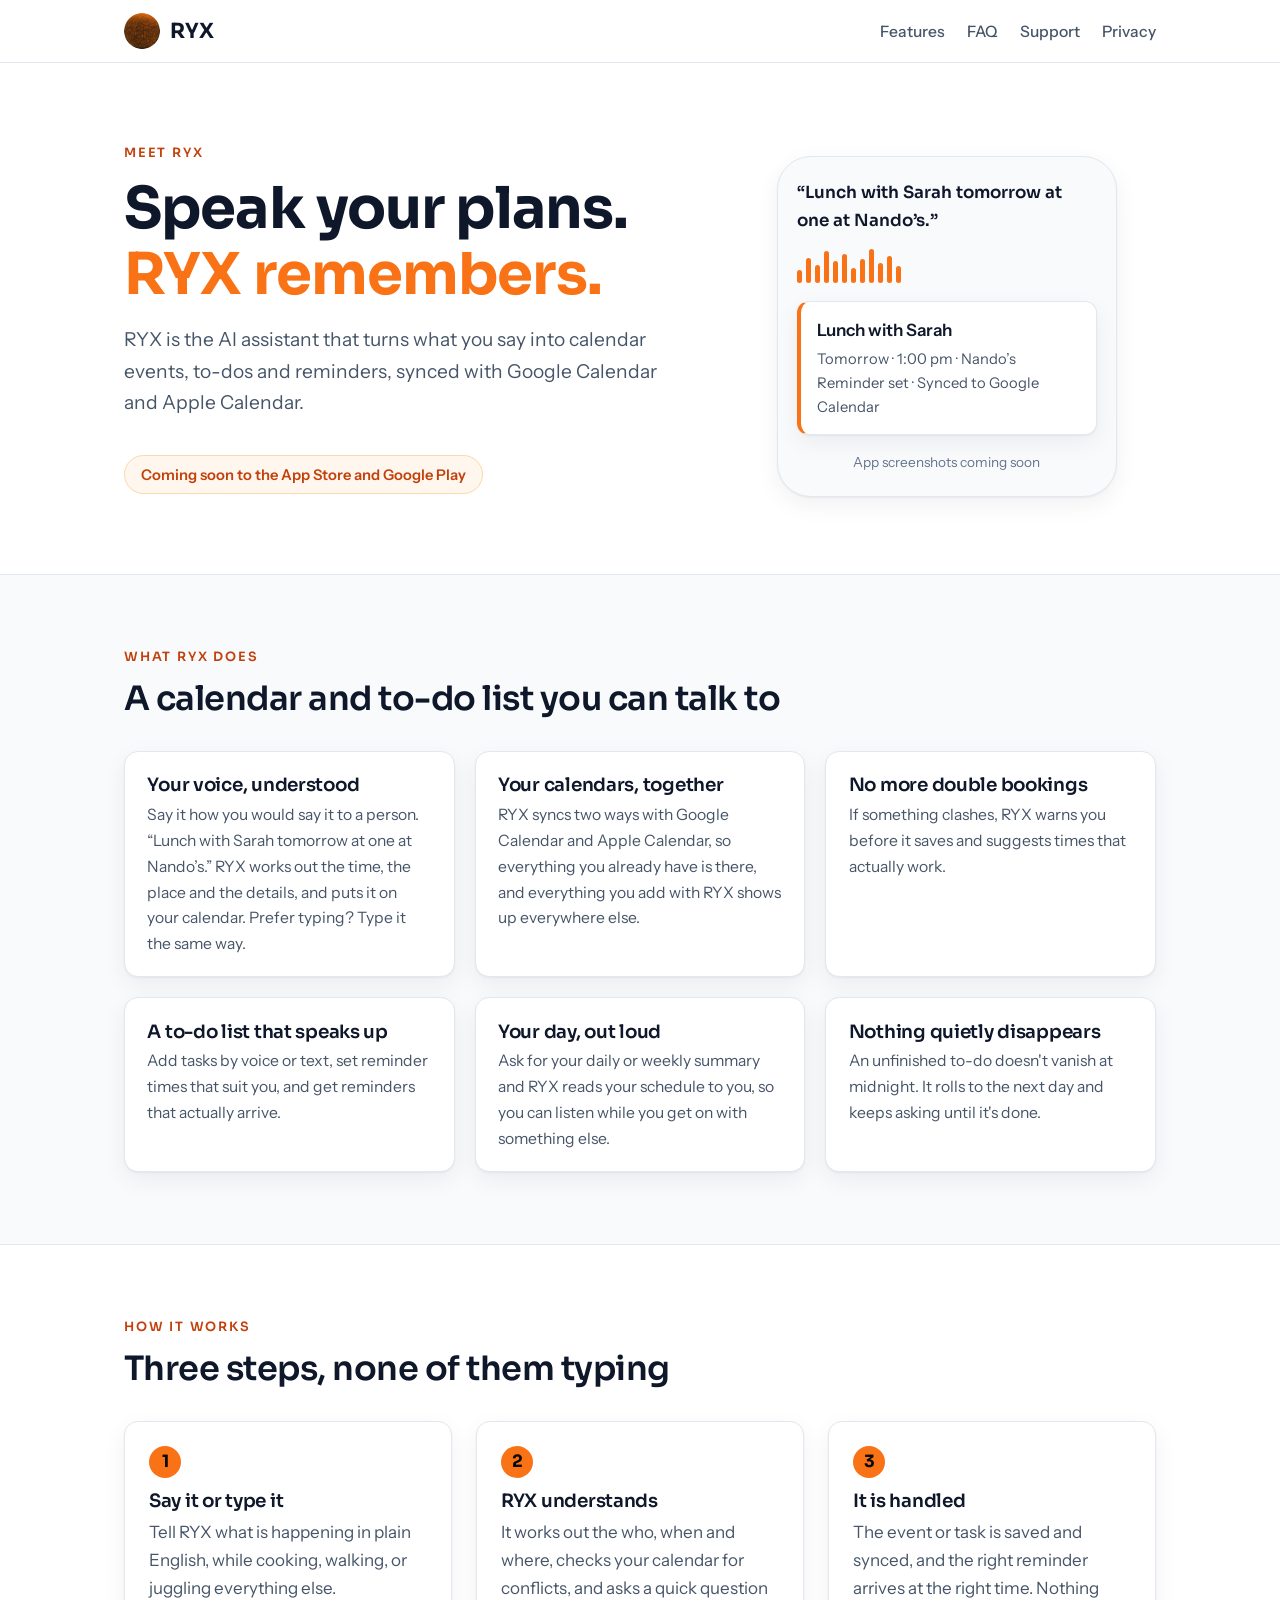
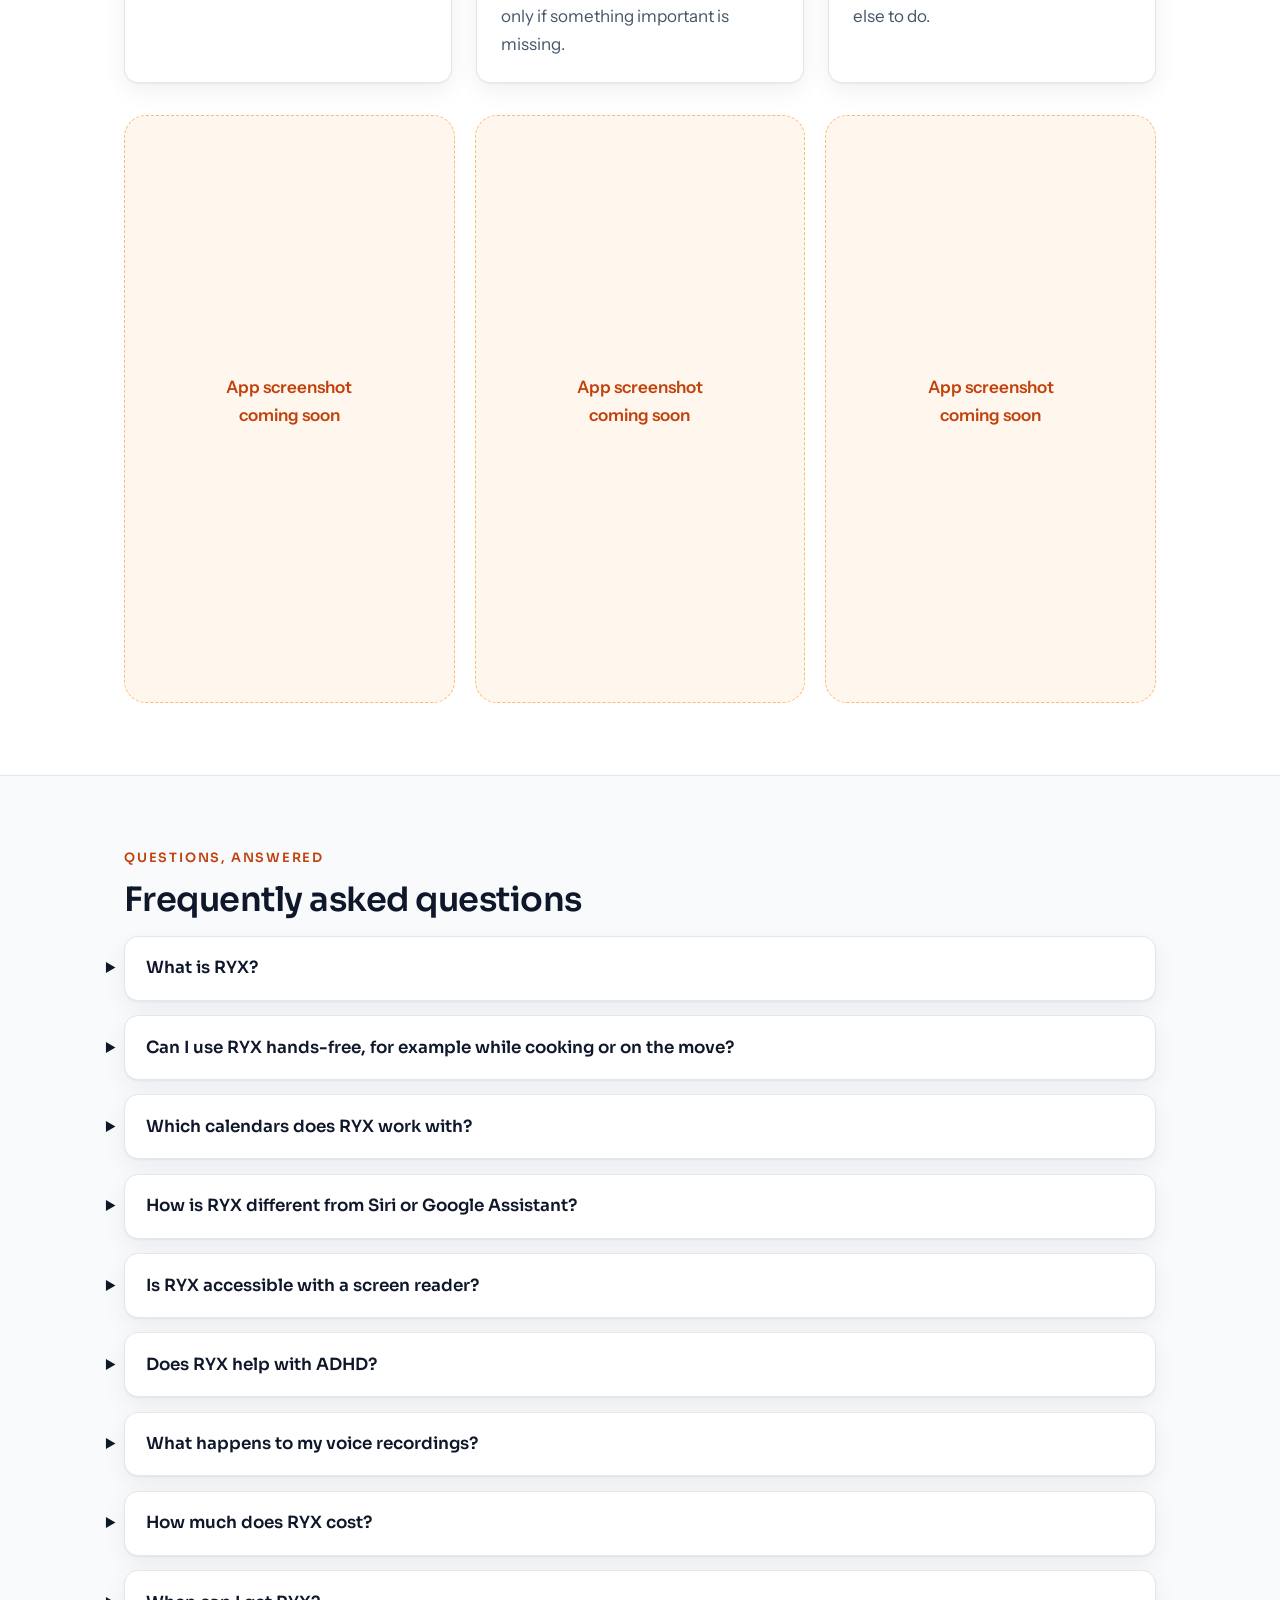
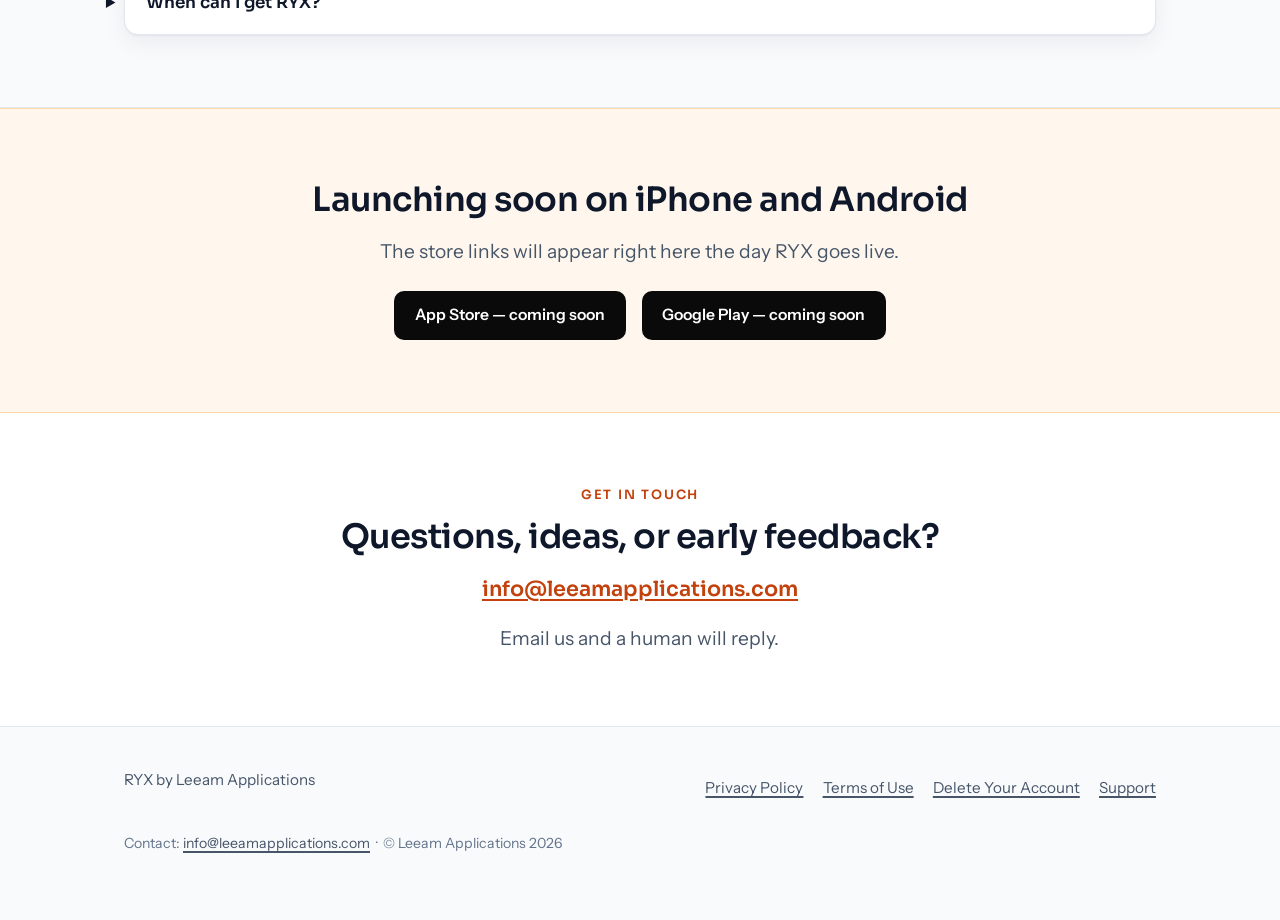
<file: index.html>
<!DOCTYPE html>
<html lang="en-GB">
<head>
  <meta charset="utf-8">
  <meta name="viewport" content="width=device-width, initial-scale=1">
  <title>RYX — AI Voice Calendar Assistant &amp; To-Do App | Speak your plans</title>
  <meta name="description" content="RYX is the AI voice calendar assistant and to-do app. Speak your plans and RYX creates events, tasks and reminders, synced with Google Calendar and Apple Calendar. Coming soon to iPhone and Android.">
  <link rel="canonical" href="https://ryxapp.com/">
  <link rel="icon" type="image/png" sizes="32x32" href="/favicon-32.png">
  <link rel="icon" type="image/png" sizes="48x48" href="/favicon-48.png">
  <link rel="apple-touch-icon" href="/apple-touch-icon.png">
  <meta property="og:type" content="website">
  <meta property="og:site_name" content="RYX">
  <meta property="og:title" content="RYX — Speak your plans. RYX remembers.">
  <meta property="og:description" content="The AI voice calendar assistant and to-do app. Speak naturally and RYX schedules it, synced with Google and Apple Calendar.">
  <meta property="og:url" content="https://ryxapp.com/">
  <meta property="og:image" content="https://ryxapp.com/og-image.png">
  <meta name="twitter:card" content="summary_large_image">
  <meta name="twitter:title" content="RYX — Speak your plans. RYX remembers.">
  <meta name="twitter:description" content="The AI voice calendar assistant and to-do app. Speak naturally and RYX schedules it.">
  <meta name="twitter:image" content="https://ryxapp.com/og-image.png">
  <link rel="preconnect" href="https://fonts.googleapis.com">
  <link rel="preconnect" href="https://fonts.gstatic.com" crossorigin>
  <link href="https://fonts.googleapis.com/css2?family=Sora:wght@600;700&family=Instrument+Sans:wght@400;500;600&display=swap" rel="stylesheet">
  <link rel="stylesheet" href="/styles.css">
  <script type="application/ld+json">
  {
    "@context": "https://schema.org",
    "@graph": [
      {
        "@type": "MobileApplication",
        "name": "RYX",
        "operatingSystem": "iOS, Android",
        "applicationCategory": "ProductivityApplication",
        "description": "RYX is a voice-first AI calendar assistant and to-do app. Speak or type naturally and RYX creates calendar events, tasks and reminders, synced with Google Calendar and Apple Calendar, with conflict detection and spoken daily summaries.",
        "offers": { "@type": "Offer", "price": "0", "priceCurrency": "GBP", "description": "Free to download with optional Personal and Pro subscriptions." },
        "publisher": { "@type": "Organization", "name": "Leeam Applications", "email": "info@leeamapplications.com", "url": "https://ryxapp.com/" },
        "url": "https://ryxapp.com/",
        "image": "https://ryxapp.com/ryx-mark-512.png"
      },
      {
        "@type": "Organization",
        "name": "Leeam Applications",
        "url": "https://ryxapp.com/",
        "logo": "https://ryxapp.com/ryx-mark-512.png",
        "email": "info@leeamapplications.com"
      },
      {
        "@type": "FAQPage",
        "mainEntity": [
          { "@type": "Question", "name": "What is RYX?", "acceptedAnswer": { "@type": "Answer", "text": "RYX is a voice-first AI calendar assistant and to-do app for iPhone and Android. You speak or type naturally, and RYX creates calendar events, tasks and reminders for you, synced with Google Calendar and Apple Calendar." } },
          { "@type": "Question", "name": "Can I use RYX hands-free, for example while cooking or on the move?", "acceptedAnswer": { "@type": "Answer", "text": "Very nearly. You tap the RYX button once, then simply talk. There are no forms to fill in and no screens to tap through, so after that single tap your voice does all the work. It is built for moments when your hands and attention are busy. If you want to use it around driving, do so only within your local laws on phone use, and never let any app take your attention from the road." } },
          { "@type": "Question", "name": "Which calendars does RYX work with?", "acceptedAnswer": { "@type": "Answer", "text": "RYX syncs two ways with Google Calendar and Apple Calendar, and also has its own built-in calendar if you do not want to connect either." } },
          { "@type": "Question", "name": "How is RYX different from Siri or Google Assistant?", "acceptedAnswer": { "@type": "Answer", "text": "General voice assistants can set a basic reminder, but they struggle with real scheduling. RYX is built only for time management: it checks for double bookings, suggests alternative times, manages a full to-do list with custom reminders, and gives spoken daily summaries." } },
          { "@type": "Question", "name": "Is RYX accessible with a screen reader?", "acceptedAnswer": { "@type": "Answer", "text": "Accessibility is a founding commitment, not an afterthought. RYX is built and tested with VoiceOver, and a voice-first app is naturally suited to blind and low-vision users, as well as anyone who finds tapping through calendar screens a chore." } },
          { "@type": "Question", "name": "Does RYX help with ADHD?", "acceptedAnswer": { "@type": "Answer", "text": "It's built for the moment a thought arrives and you know you'll lose it if you don't get it down. You say it once and it's in your calendar with a reminder on it. No form, no app to learn. Whether that helps you is your call rather than ours, but that friction is the problem we set out to remove." } },
          { "@type": "Question", "name": "What happens to my voice recordings?", "acceptedAnswer": { "@type": "Answer", "text": "Your voice clips are used once to work out what you said and are not stored by RYX. You can read exactly how your data is handled in our privacy policy at https://ryxapp.com/privacy.html." } },
          { "@type": "Question", "name": "How much does RYX cost?", "acceptedAnswer": { "@type": "Answer", "text": "RYX is free to download with a monthly allowance of voice interactions. Personal and Pro subscriptions unlock more, with prices shown in the app before you pay anything." } },
          { "@type": "Question", "name": "When can I get RYX?", "acceptedAnswer": { "@type": "Answer", "text": "RYX is coming soon to the App Store and Google Play. The home page at ryxapp.com will link to both stores the day it is live." } }
        ]
      }
    ]
  }
  </script>
</head>
<body>
  <a class="skip-link" href="#main">Skip to main content</a>

  <header class="site-header">
    <div class="wrap">
      <a class="brand" href="/">
        <img src="/ryx-mark-192.png" alt="" width="36" height="36">
        RYX
      </a>
      <nav class="site-nav" aria-label="Main navigation">
        <ul>
          <li><a href="#features">Features</a></li>
          <li><a href="#faq">FAQ</a></li>
          <li><a href="/support.html">Support</a></li>
          <li><a href="/privacy.html">Privacy</a></li>
        </ul>
      </nav>
    </div>
  </header>

  <main id="main">
    <section class="hero" aria-labelledby="hero-heading">
      <div class="wrap">
        <div>
          <span class="eyebrow">Meet RYX</span>
          <h1 id="hero-heading">Speak your plans. <span class="accent">RYX remembers.</span></h1>
          <p class="lede">RYX is the AI assistant that turns what you say into calendar events, to-dos and reminders, synced with Google Calendar and Apple Calendar.</p>
          <p><span class="coming-soon">Coming soon to the App Store and Google Play</span></p>
        </div>
        <div class="phone" role="img" aria-label="Preview: you say, lunch with Sarah tomorrow at one at Nando's, and RYX creates the calendar event, Lunch with Sarah, tomorrow at 1:00 pm at Nando's, with a reminder set.">
          <p class="speech">&ldquo;Lunch with Sarah tomorrow at one at Nando&rsquo;s.&rdquo;</p>
          <div class="waveform" aria-hidden="true">
            <span style="height:40%"></span><span style="height:75%"></span><span style="height:55%"></span><span style="height:95%"></span><span style="height:65%"></span><span style="height:85%"></span><span style="height:45%"></span><span style="height:70%"></span><span style="height:100%"></span><span style="height:60%"></span><span style="height:80%"></span><span style="height:50%"></span>
          </div>
          <div class="event-card" aria-hidden="true">
            <p class="title">Lunch with Sarah</p>
            <p class="meta">Tomorrow · 1:00 pm · Nando&rsquo;s</p>
            <p class="meta">Reminder set · Synced to Google Calendar</p>
          </div>
          <p class="caption">App screenshots coming soon</p>
        </div>
      </div>
    </section>

    <section id="features" class="band" aria-labelledby="features-heading">
      <div class="wrap">
        <span class="eyebrow">What RYX does</span>
        <h2 id="features-heading">A calendar and to-do list you can talk to</h2>
        <div class="feature-grid">
          <article class="feature">
            <h3>Your voice, understood</h3>
            <p>Say it how you would say it to a person. &ldquo;Lunch with Sarah tomorrow at one at Nando&rsquo;s.&rdquo; RYX works out the time, the place and the details, and puts it on your calendar. Prefer typing? Type it the same way.</p>
          </article>
          <article class="feature">
            <h3>Your calendars, together</h3>
            <p>RYX syncs two ways with Google Calendar and Apple Calendar, so everything you already have is there, and everything you add with RYX shows up everywhere else.</p>
          </article>
          <article class="feature">
            <h3>No more double bookings</h3>
            <p>If something clashes, RYX warns you before it saves and suggests times that actually work.</p>
          </article>
          <article class="feature">
            <h3>A to-do list that speaks up</h3>
            <p>Add tasks by voice or text, set reminder times that suit you, and get reminders that actually arrive.</p>
          </article>
          <article class="feature">
            <h3>Your day, out loud</h3>
            <p>Ask for your daily or weekly summary and RYX reads your schedule to you, so you can listen while you get on with something else.</p>
          </article>
          <article class="feature">
            <h3>Nothing quietly disappears</h3>
            <p>An unfinished to-do doesn't vanish at midnight. It rolls to the next day and keeps asking until it's done.</p>
          </article>
        </div>
      </div>
    </section>

    <section id="how" aria-labelledby="how-heading">
      <div class="wrap">
        <span class="eyebrow">How it works</span>
        <h2 id="how-heading">Three steps, none of them typing</h2>
        <ol class="steps">
          <li>
            <h3>Say it or type it</h3>
            <p>Tell RYX what is happening in plain English, while cooking, walking, or juggling everything else.</p>
          </li>
          <li>
            <h3>RYX understands</h3>
            <p>It works out the who, when and where, checks your calendar for conflicts, and asks a quick question only if something important is missing.</p>
          </li>
          <li>
            <h3>It is handled</h3>
            <p>The event or task is saved and synced, and the right reminder arrives at the right time. Nothing else to do.</p>
          </li>
        </ol>
        <div class="shots" aria-label="App screenshot placeholders">
          <div class="shot"><p>App screenshot<br>coming soon</p></div>
          <div class="shot"><p>App screenshot<br>coming soon</p></div>
          <div class="shot"><p>App screenshot<br>coming soon</p></div>
        </div>
      </div>
    </section>

    <section id="faq" class="band faq" aria-labelledby="faq-heading">
      <div class="wrap">
        <span class="eyebrow">Questions, answered</span>
        <h2 id="faq-heading">Frequently asked questions</h2>

        <details>
          <summary>What is RYX?</summary>
          <div><p>RYX is a voice-first AI calendar assistant and to-do app for iPhone and Android. You speak or type naturally, and RYX creates calendar events, tasks and reminders for you, synced with Google Calendar and Apple Calendar.</p></div>
        </details>
        <details>
          <summary>Can I use RYX hands-free, for example while cooking or on the move?</summary>
          <div><p>Very nearly. You tap the RYX button once, then simply talk. There are no forms to fill in and no screens to tap through, so after that single tap your voice does all the work. It is built for moments when your hands and attention are busy. If you want to use it around driving, do so only within your local laws on phone use, and never let any app take your attention from the road.</p></div>
        </details>
        <details>
          <summary>Which calendars does RYX work with?</summary>
          <div><p>RYX syncs two ways with Google Calendar and Apple Calendar, and also has its own built-in calendar if you do not want to connect either.</p></div>
        </details>
        <details>
          <summary>How is RYX different from Siri or Google Assistant?</summary>
          <div><p>General voice assistants can set a basic reminder, but they struggle with real scheduling. RYX is built only for time management: it checks for double bookings, suggests alternative times, manages a full to-do list with custom reminders, and gives spoken daily summaries.</p></div>
        </details>
        <details>
          <summary>Is RYX accessible with a screen reader?</summary>
          <div><p>Accessibility is a founding commitment, not an afterthought. RYX is built and tested with VoiceOver, and a voice-first app is naturally suited to blind and low-vision users, as well as anyone who finds tapping through calendar screens a chore.</p></div>
        </details>
        <details>
          <summary>Does RYX help with ADHD?</summary>
          <div><p>It's built for the moment a thought arrives and you know you'll lose it if you don't get it down. You say it once and it's in your calendar with a reminder on it. No form, no app to learn. Whether that helps you is your call rather than ours, but that friction is the problem we set out to remove.</p></div>
        </details>
        <details>
          <summary>What happens to my voice recordings?</summary>
          <div><p>Your voice clips are used once to work out what you said and are not stored by RYX. You can read exactly how your data is handled in our <a href="/privacy.html">privacy policy</a>.</p></div>
        </details>
        <details>
          <summary>How much does RYX cost?</summary>
          <div><p>RYX is free to download with a monthly allowance of voice interactions. Personal and Pro subscriptions unlock more, with prices shown in the app before you pay anything.</p></div>
        </details>
        <details>
          <summary>When can I get RYX?</summary>
          <div><p>RYX is coming soon to the App Store and Google Play. This page will link to both stores the day it is live.</p></div>
        </details>
      </div>
    </section>

    <section class="cta-band" aria-labelledby="cta-heading">
      <div class="wrap">
        <h2 id="cta-heading">Launching soon on iPhone and Android</h2>
        <p class="lede">The store links will appear right here the day RYX goes live.</p>
        <div class="store-badges">
          <span class="store-badge">App Store — coming soon</span>
          <span class="store-badge">Google Play — coming soon</span>
        </div>
      </div>
    </section>

    <section class="contact" aria-labelledby="contact-heading">
      <div class="wrap">
        <span class="eyebrow">Get in touch</span>
        <h2 id="contact-heading">Questions, ideas, or early feedback?</h2>
        <p class="email"><a href="mailto:info@leeamapplications.com">info@leeamapplications.com</a></p>
        <p class="lede" style="margin: 0 auto;">Email us and a human will reply.</p>
      </div>
    </section>
  </main>

  <footer class="site-footer">
    <div class="wrap">
      <p>RYX by Leeam Applications</p>
      <nav aria-label="Footer navigation">
        <ul>
          <li><a href="/privacy.html">Privacy Policy</a></li>
          <li><a href="/terms.html">Terms of Use</a></li>
          <li><a href="/delete-account.html">Delete Your Account</a></li>
          <li><a href="/support.html">Support</a></li>
        </ul>
      </nav>
      <p class="legal">Contact: <a href="mailto:info@leeamapplications.com">info@leeamapplications.com</a> &nbsp;·&nbsp; &copy; Leeam Applications 2026</p>
    </div>
  </footer>
</body>
</html>
</file>
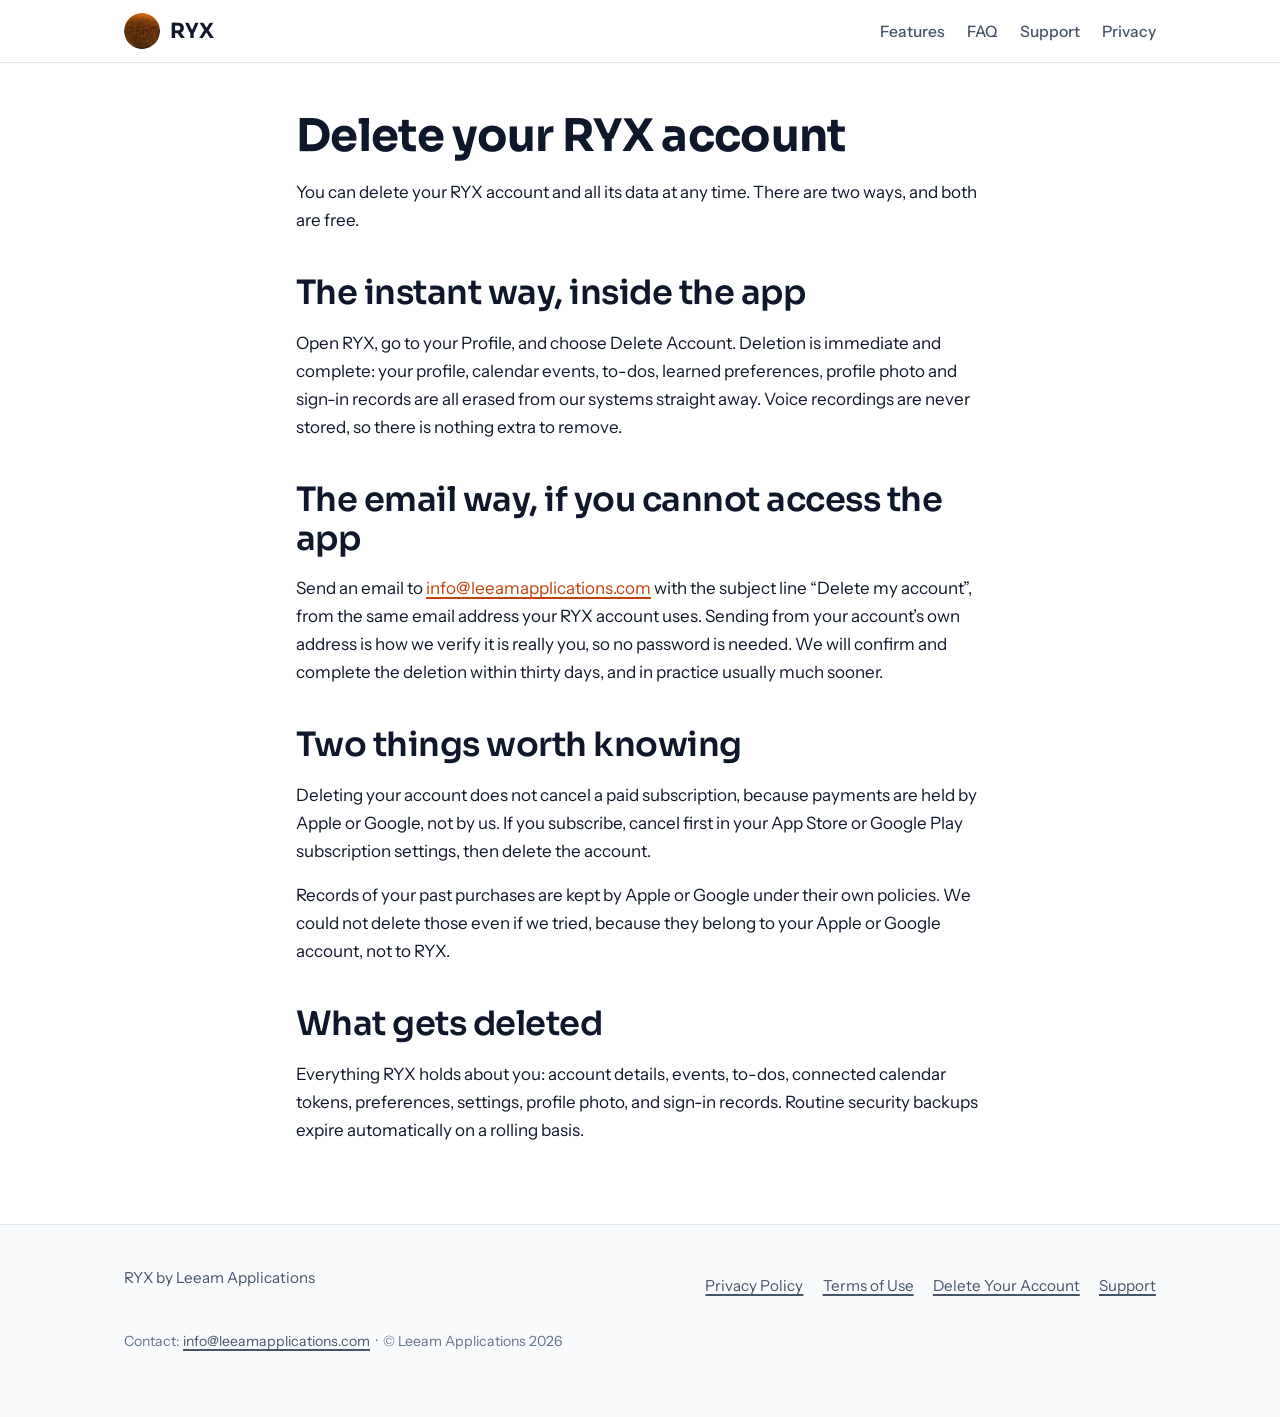
<file: delete-account.html>
<!DOCTYPE html>
<html lang="en-GB">
<head>
  <meta charset="utf-8">
  <meta name="viewport" content="width=device-width, initial-scale=1">
  <title>Delete Your Account — RYX</title>
  <meta name="description" content="How to delete your RYX account and all its data: instantly inside the app, or by email if you cannot access the app. Deletion is immediate, complete and free.">
  <link rel="canonical" href="https://ryxapp.com/delete-account.html">
  <link rel="icon" type="image/png" sizes="32x32" href="/favicon-32.png">
  <link rel="apple-touch-icon" href="/apple-touch-icon.png">
  <link rel="preconnect" href="https://fonts.googleapis.com">
  <link rel="preconnect" href="https://fonts.gstatic.com" crossorigin>
  <link href="https://fonts.googleapis.com/css2?family=Sora:wght@600;700&family=Instrument+Sans:wght@400;500;600&display=swap" rel="stylesheet">
  <link rel="stylesheet" href="/styles.css">
</head>
<body>
  <a class="skip-link" href="#main">Skip to main content</a>

  <header class="site-header">
    <div class="wrap">
      <a class="brand" href="/">
        <img src="/ryx-mark-192.png" alt="" width="36" height="36">
        RYX
      </a>
      <nav class="site-nav" aria-label="Main navigation">
        <ul>
          <li><a href="/#features">Features</a></li>
          <li><a href="/#faq">FAQ</a></li>
          <li><a href="/support.html">Support</a></li>
          <li><a href="/privacy.html">Privacy</a></li>
        </ul>
      </nav>
    </div>
  </header>

  <main id="main" class="prose">
    <h1>Delete your RYX account</h1>

    <p>You can delete your RYX account and all its data at any time. There are two ways, and both are free.</p>

    <h2>The instant way, inside the app</h2>
    <p>Open RYX, go to your Profile, and choose Delete Account. Deletion is immediate and complete: your profile, calendar events, to-dos, learned preferences, profile photo and sign-in records are all erased from our systems straight away. Voice recordings are never stored, so there is nothing extra to remove.</p>

    <h2>The email way, if you cannot access the app</h2>
    <p>Send an email to <a href="mailto:info@leeamapplications.com?subject=Delete%20my%20account">info@leeamapplications.com</a> with the subject line &ldquo;Delete my account&rdquo;, from the same email address your RYX account uses. Sending from your account&rsquo;s own address is how we verify it is really you, so no password is needed. We will confirm and complete the deletion within thirty days, and in practice usually much sooner.</p>

    <h2>Two things worth knowing</h2>
    <p>Deleting your account does not cancel a paid subscription, because payments are held by Apple or Google, not by us. If you subscribe, cancel first in your App Store or Google Play subscription settings, then delete the account.</p>
    <p>Records of your past purchases are kept by Apple or Google under their own policies. We could not delete those even if we tried, because they belong to your Apple or Google account, not to RYX.</p>

    <h2>What gets deleted</h2>
    <p>Everything RYX holds about you: account details, events, to-dos, connected calendar tokens, preferences, settings, profile photo, and sign-in records. Routine security backups expire automatically on a rolling basis.</p>
  </main>

  <footer class="site-footer">
    <div class="wrap">
      <p>RYX by Leeam Applications</p>
      <nav aria-label="Footer navigation">
        <ul>
          <li><a href="/privacy.html">Privacy Policy</a></li>
          <li><a href="/terms.html">Terms of Use</a></li>
          <li><a href="/delete-account.html">Delete Your Account</a></li>
          <li><a href="/support.html">Support</a></li>
        </ul>
      </nav>
      <p class="legal">Contact: <a href="mailto:info@leeamapplications.com">info@leeamapplications.com</a> &nbsp;·&nbsp; &copy; Leeam Applications 2026</p>
    </div>
  </footer>
</body>
</html>
</file>
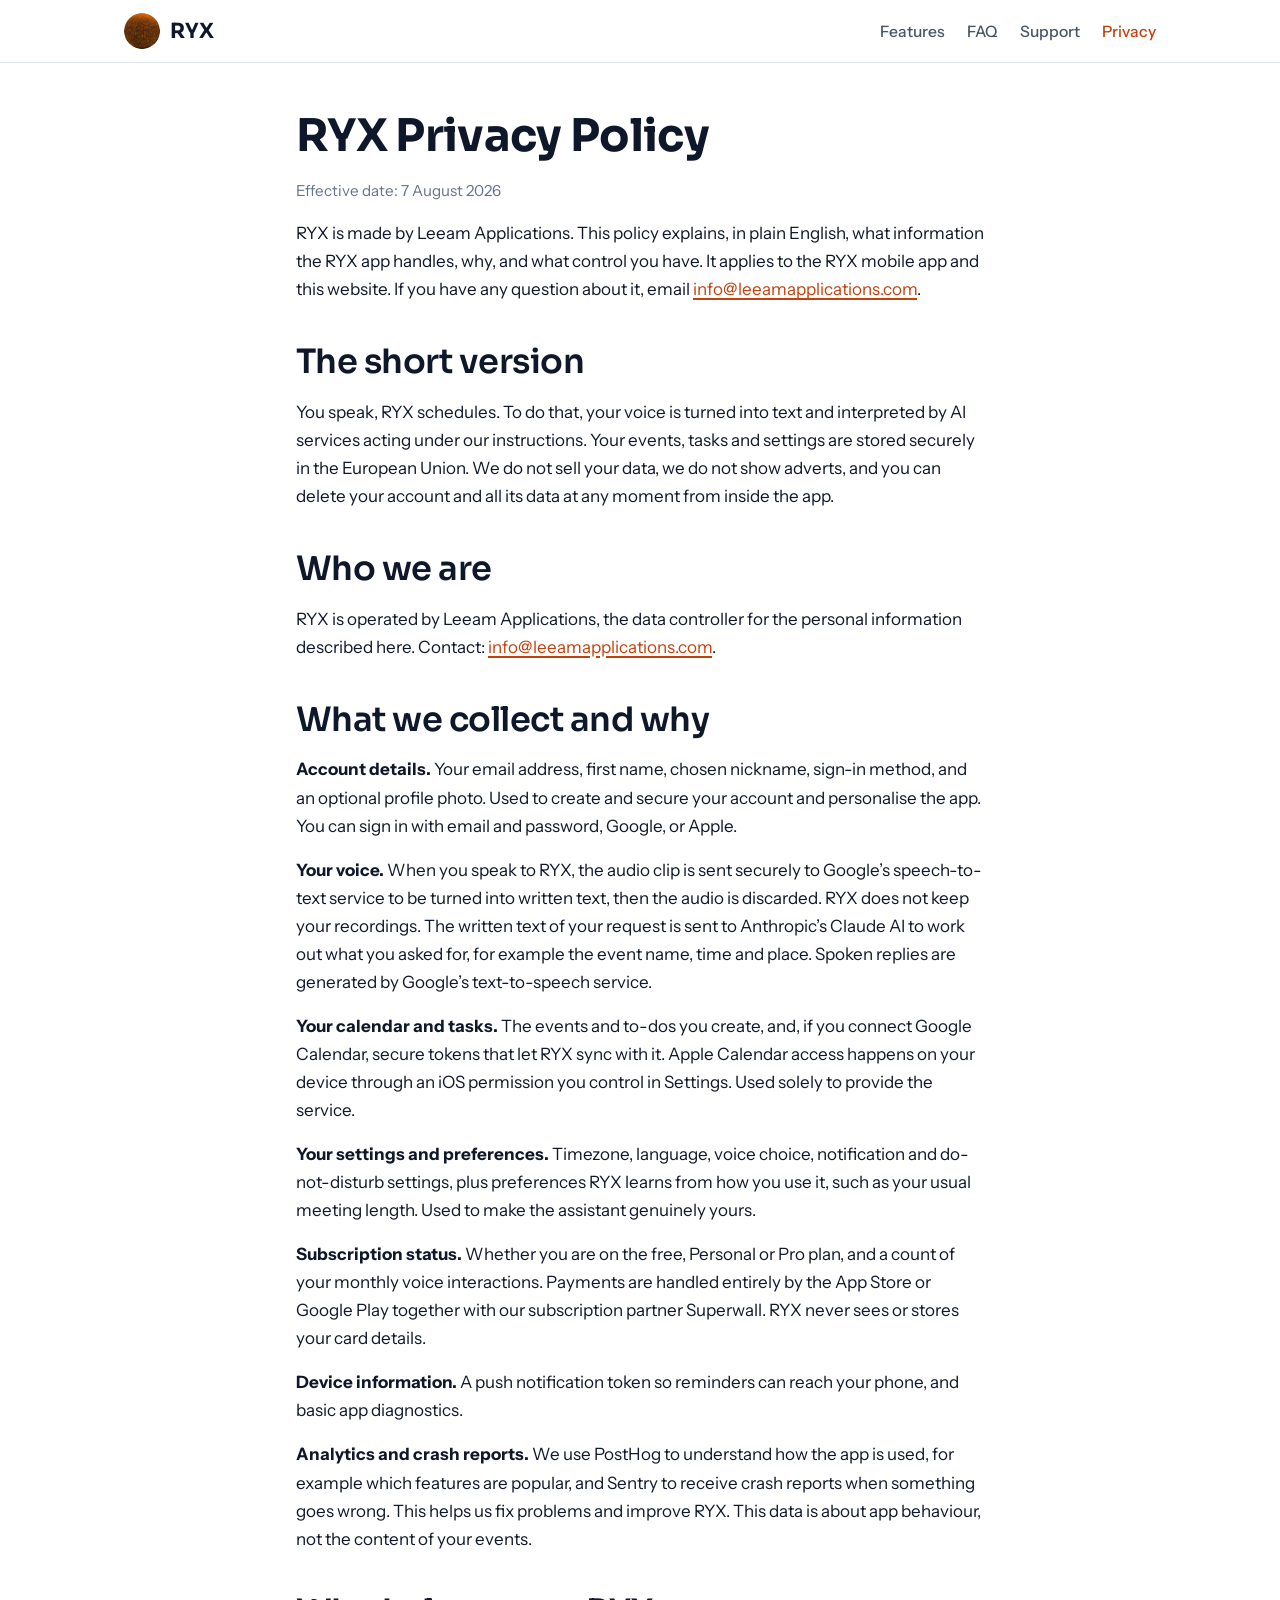
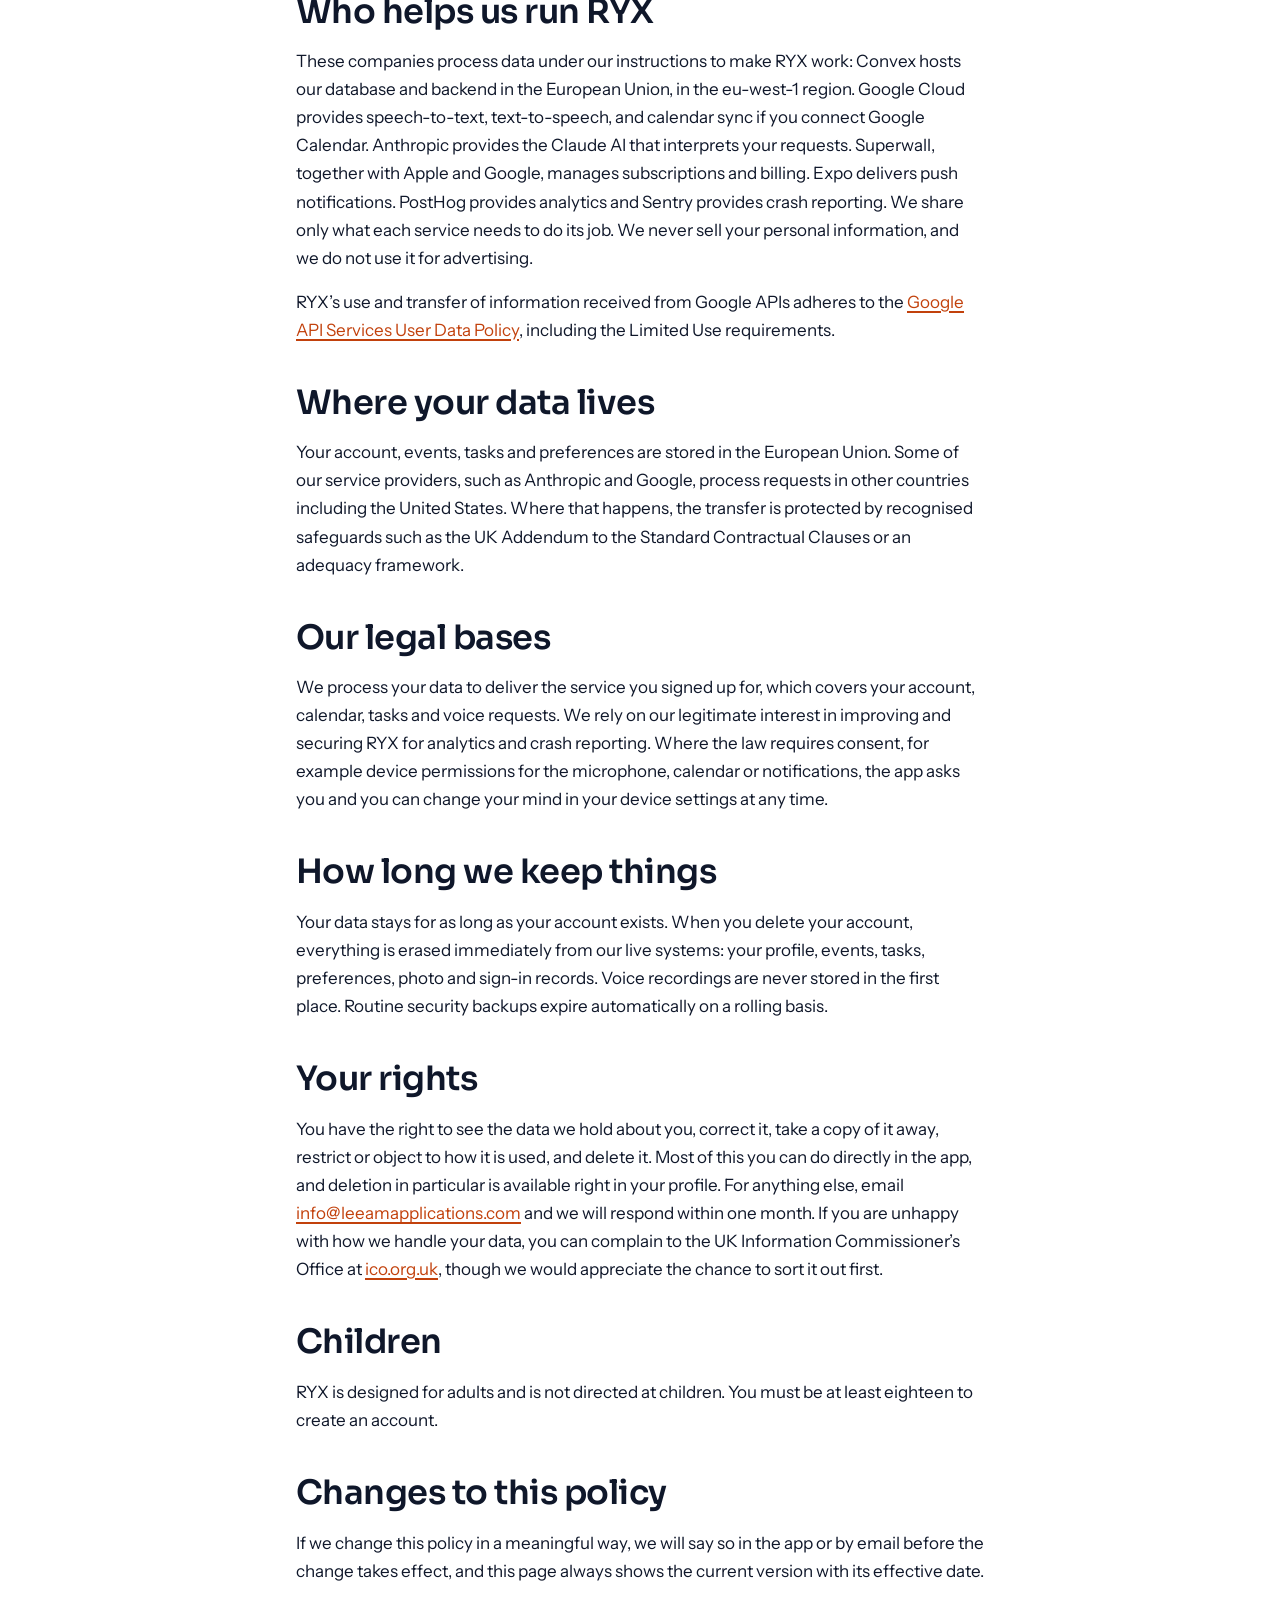
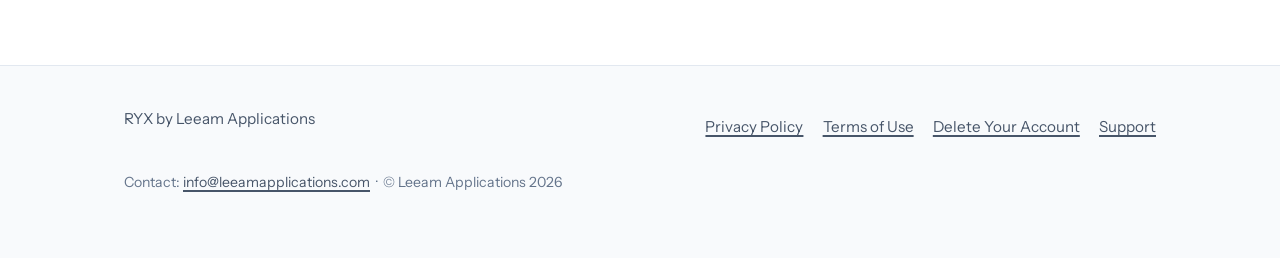
<file: privacy.html>
<!DOCTYPE html>
<html lang="en-GB">
<head>
  <meta charset="utf-8">
  <meta name="viewport" content="width=device-width, initial-scale=1">
  <title>Privacy Policy — RYX</title>
  <meta name="description" content="The RYX privacy policy, in plain English: what the RYX AI voice calendar app collects, why, who helps us run it, and the control you have over your data.">
  <link rel="canonical" href="https://ryxapp.com/privacy.html">
  <link rel="icon" type="image/png" sizes="32x32" href="/favicon-32.png">
  <link rel="apple-touch-icon" href="/apple-touch-icon.png">
  <link rel="preconnect" href="https://fonts.googleapis.com">
  <link rel="preconnect" href="https://fonts.gstatic.com" crossorigin>
  <link href="https://fonts.googleapis.com/css2?family=Sora:wght@600;700&family=Instrument+Sans:wght@400;500;600&display=swap" rel="stylesheet">
  <link rel="stylesheet" href="/styles.css">
</head>
<body>
  <a class="skip-link" href="#main">Skip to main content</a>

  <header class="site-header">
    <div class="wrap">
      <a class="brand" href="/">
        <img src="/ryx-mark-192.png" alt="" width="36" height="36">
        RYX
      </a>
      <nav class="site-nav" aria-label="Main navigation">
        <ul>
          <li><a href="/#features">Features</a></li>
          <li><a href="/#faq">FAQ</a></li>
          <li><a href="/support.html">Support</a></li>
          <li><a href="/privacy.html" aria-current="page">Privacy</a></li>
        </ul>
      </nav>
    </div>
  </header>

  <main id="main" class="prose">
    <h1>RYX Privacy Policy</h1>
    <p class="updated">Effective date: 7 August 2026</p>

    <p>RYX is made by Leeam Applications. This policy explains, in plain English, what information the RYX app handles, why, and what control you have. It applies to the RYX mobile app and this website. If you have any question about it, email <a href="mailto:info@leeamapplications.com">info@leeamapplications.com</a>.</p>

    <h2>The short version</h2>
    <p>You speak, RYX schedules. To do that, your voice is turned into text and interpreted by AI services acting under our instructions. Your events, tasks and settings are stored securely in the European Union. We do not sell your data, we do not show adverts, and you can delete your account and all its data at any moment from inside the app.</p>

    <h2>Who we are</h2>
    <p>RYX is operated by Leeam Applications, the data controller for the personal information described here. Contact: <a href="mailto:info@leeamapplications.com">info@leeamapplications.com</a>.</p>

    <h2>What we collect and why</h2>
    <p><strong>Account details.</strong> Your email address, first name, chosen nickname, sign-in method, and an optional profile photo. Used to create and secure your account and personalise the app. You can sign in with email and password, Google, or Apple.</p>
    <p><strong>Your voice.</strong> When you speak to RYX, the audio clip is sent securely to Google&rsquo;s speech-to-text service to be turned into written text, then the audio is discarded. RYX does not keep your recordings. The written text of your request is sent to Anthropic&rsquo;s Claude AI to work out what you asked for, for example the event name, time and place. Spoken replies are generated by Google&rsquo;s text-to-speech service.</p>
    <p><strong>Your calendar and tasks.</strong> The events and to-dos you create, and, if you connect Google Calendar, secure tokens that let RYX sync with it. Apple Calendar access happens on your device through an iOS permission you control in Settings. Used solely to provide the service.</p>
    <p><strong>Your settings and preferences.</strong> Timezone, language, voice choice, notification and do-not-disturb settings, plus preferences RYX learns from how you use it, such as your usual meeting length. Used to make the assistant genuinely yours.</p>
    <p><strong>Subscription status.</strong> Whether you are on the free, Personal or Pro plan, and a count of your monthly voice interactions. Payments are handled entirely by the App Store or Google Play together with our subscription partner Superwall. RYX never sees or stores your card details.</p>
    <p><strong>Device information.</strong> A push notification token so reminders can reach your phone, and basic app diagnostics.</p>
    <p><strong>Analytics and crash reports.</strong> We use PostHog to understand how the app is used, for example which features are popular, and Sentry to receive crash reports when something goes wrong. This helps us fix problems and improve RYX. This data is about app behaviour, not the content of your events.</p>

    <h2>Who helps us run RYX</h2>
    <p>These companies process data under our instructions to make RYX work: Convex hosts our database and backend in the European Union, in the eu-west-1 region. Google Cloud provides speech-to-text, text-to-speech, and calendar sync if you connect Google Calendar. Anthropic provides the Claude AI that interprets your requests. Superwall, together with Apple and Google, manages subscriptions and billing. Expo delivers push notifications. PostHog provides analytics and Sentry provides crash reporting. We share only what each service needs to do its job. We never sell your personal information, and we do not use it for advertising.</p>
    <p>RYX&rsquo;s use and transfer of information received from Google APIs adheres to the <a href="https://developers.google.com/terms/api-services-user-data-policy">Google API Services User Data Policy</a>, including the Limited Use requirements.</p>

    <h2>Where your data lives</h2>
    <p>Your account, events, tasks and preferences are stored in the European Union. Some of our service providers, such as Anthropic and Google, process requests in other countries including the United States. Where that happens, the transfer is protected by recognised safeguards such as the UK Addendum to the Standard Contractual Clauses or an adequacy framework.</p>

    <h2>Our legal bases</h2>
    <p>We process your data to deliver the service you signed up for, which covers your account, calendar, tasks and voice requests. We rely on our legitimate interest in improving and securing RYX for analytics and crash reporting. Where the law requires consent, for example device permissions for the microphone, calendar or notifications, the app asks you and you can change your mind in your device settings at any time.</p>

    <h2>How long we keep things</h2>
    <p>Your data stays for as long as your account exists. When you delete your account, everything is erased immediately from our live systems: your profile, events, tasks, preferences, photo and sign-in records. Voice recordings are never stored in the first place. Routine security backups expire automatically on a rolling basis.</p>

    <h2>Your rights</h2>
    <p>You have the right to see the data we hold about you, correct it, take a copy of it away, restrict or object to how it is used, and delete it. Most of this you can do directly in the app, and deletion in particular is available right in your profile. For anything else, email <a href="mailto:info@leeamapplications.com">info@leeamapplications.com</a> and we will respond within one month. If you are unhappy with how we handle your data, you can complain to the UK Information Commissioner&rsquo;s Office at <a href="https://ico.org.uk">ico.org.uk</a>, though we would appreciate the chance to sort it out first.</p>

    <h2>Children</h2>
    <p>RYX is designed for adults and is not directed at children. You must be at least eighteen to create an account.</p>

    <h2>Changes to this policy</h2>
    <p>If we change this policy in a meaningful way, we will say so in the app or by email before the change takes effect, and this page always shows the current version with its effective date.</p>
  </main>

  <footer class="site-footer">
    <div class="wrap">
      <p>RYX by Leeam Applications</p>
      <nav aria-label="Footer navigation">
        <ul>
          <li><a href="/privacy.html">Privacy Policy</a></li>
          <li><a href="/terms.html">Terms of Use</a></li>
          <li><a href="/delete-account.html">Delete Your Account</a></li>
          <li><a href="/support.html">Support</a></li>
        </ul>
      </nav>
      <p class="legal">Contact: <a href="mailto:info@leeamapplications.com">info@leeamapplications.com</a> &nbsp;·&nbsp; &copy; Leeam Applications 2026</p>
    </div>
  </footer>
</body>
</html>
</file>
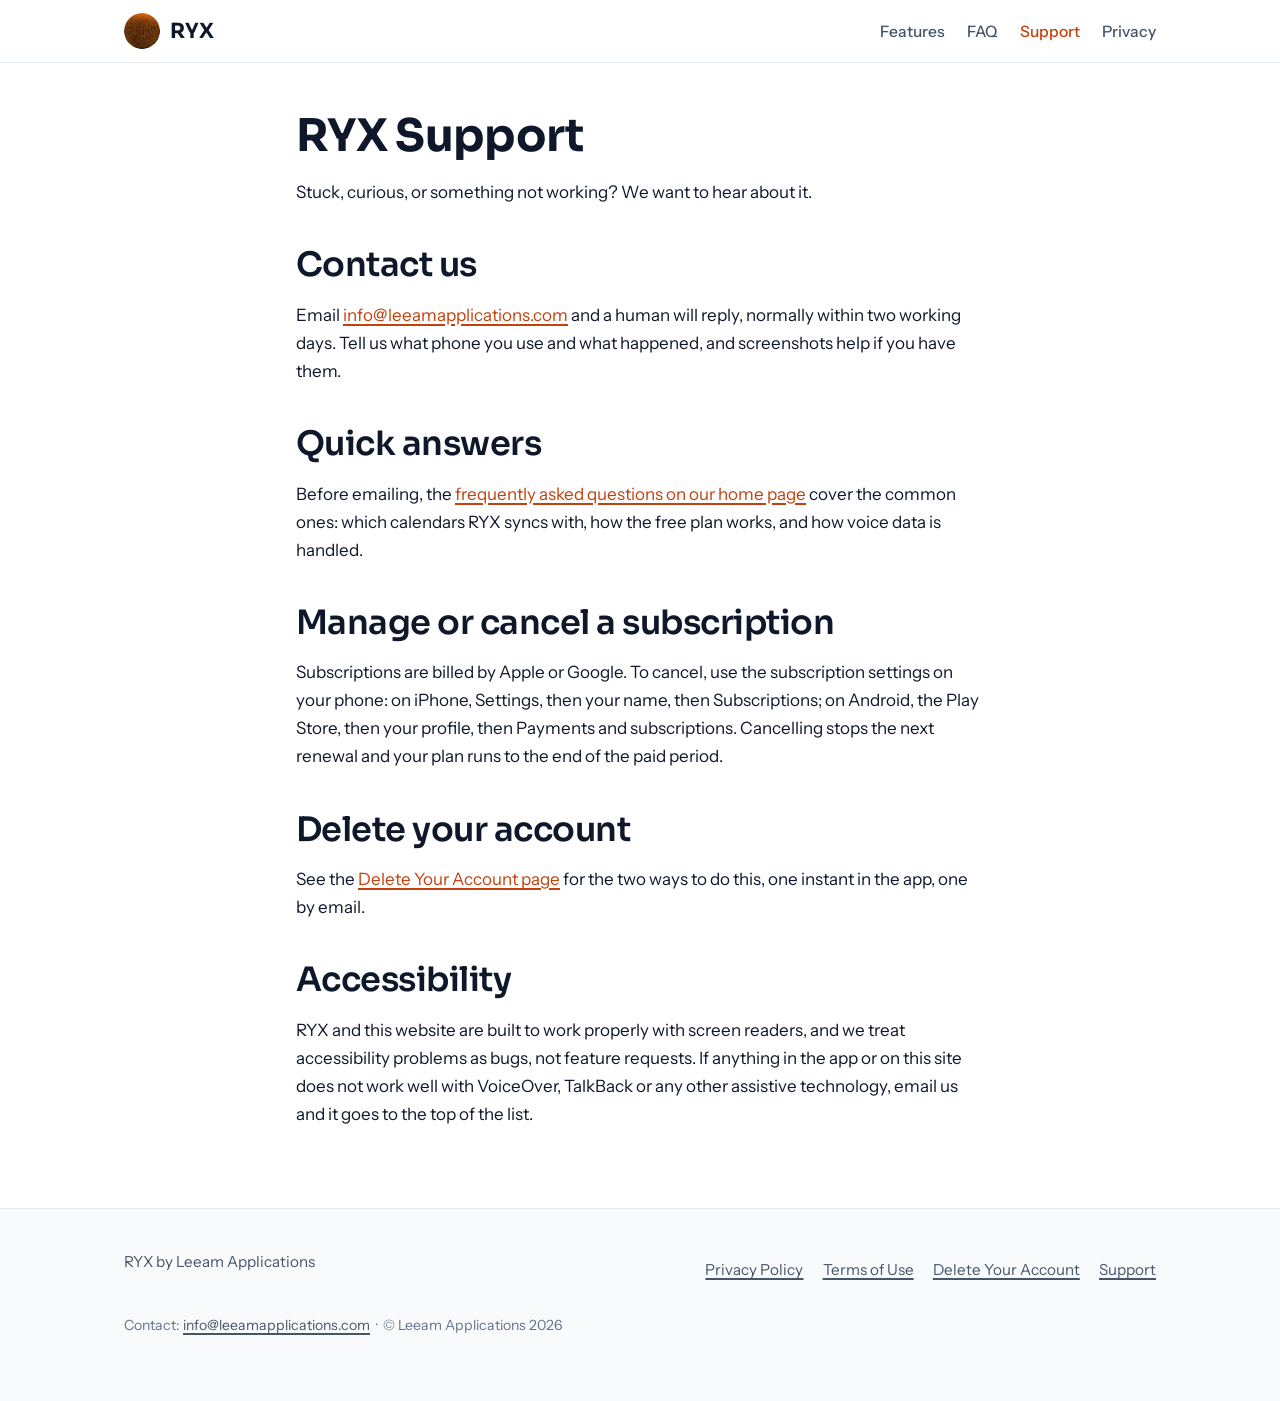
<file: support.html>
<!DOCTYPE html>
<html lang="en-GB">
<head>
  <meta charset="utf-8">
  <meta name="viewport" content="width=device-width, initial-scale=1">
  <title>Support — RYX</title>
  <meta name="description" content="RYX support: contact us, quick answers, how to manage or cancel a subscription, how to delete your account, and our accessibility commitment.">
  <link rel="canonical" href="https://ryxapp.com/support.html">
  <link rel="icon" type="image/png" sizes="32x32" href="/favicon-32.png">
  <link rel="apple-touch-icon" href="/apple-touch-icon.png">
  <link rel="preconnect" href="https://fonts.googleapis.com">
  <link rel="preconnect" href="https://fonts.gstatic.com" crossorigin>
  <link href="https://fonts.googleapis.com/css2?family=Sora:wght@600;700&family=Instrument+Sans:wght@400;500;600&display=swap" rel="stylesheet">
  <link rel="stylesheet" href="/styles.css">
</head>
<body>
  <a class="skip-link" href="#main">Skip to main content</a>

  <header class="site-header">
    <div class="wrap">
      <a class="brand" href="/">
        <img src="/ryx-mark-192.png" alt="" width="36" height="36">
        RYX
      </a>
      <nav class="site-nav" aria-label="Main navigation">
        <ul>
          <li><a href="/#features">Features</a></li>
          <li><a href="/#faq">FAQ</a></li>
          <li><a href="/support.html" aria-current="page">Support</a></li>
          <li><a href="/privacy.html">Privacy</a></li>
        </ul>
      </nav>
    </div>
  </header>

  <main id="main" class="prose">
    <h1>RYX Support</h1>

    <p>Stuck, curious, or something not working? We want to hear about it.</p>

    <h2>Contact us</h2>
    <p>Email <a href="mailto:info@leeamapplications.com">info@leeamapplications.com</a> and a human will reply, normally within two working days. Tell us what phone you use and what happened, and screenshots help if you have them.</p>

    <h2>Quick answers</h2>
    <p>Before emailing, the <a href="/#faq">frequently asked questions on our home page</a> cover the common ones: which calendars RYX syncs with, how the free plan works, and how voice data is handled.</p>

    <h2>Manage or cancel a subscription</h2>
    <p>Subscriptions are billed by Apple or Google. To cancel, use the subscription settings on your phone: on iPhone, Settings, then your name, then Subscriptions; on Android, the Play Store, then your profile, then Payments and subscriptions. Cancelling stops the next renewal and your plan runs to the end of the paid period.</p>

    <h2>Delete your account</h2>
    <p>See the <a href="/delete-account.html">Delete Your Account page</a> for the two ways to do this, one instant in the app, one by email.</p>

    <h2>Accessibility</h2>
    <p>RYX and this website are built to work properly with screen readers, and we treat accessibility problems as bugs, not feature requests. If anything in the app or on this site does not work well with VoiceOver, TalkBack or any other assistive technology, email us and it goes to the top of the list.</p>
  </main>

  <footer class="site-footer">
    <div class="wrap">
      <p>RYX by Leeam Applications</p>
      <nav aria-label="Footer navigation">
        <ul>
          <li><a href="/privacy.html">Privacy Policy</a></li>
          <li><a href="/terms.html">Terms of Use</a></li>
          <li><a href="/delete-account.html">Delete Your Account</a></li>
          <li><a href="/support.html">Support</a></li>
        </ul>
      </nav>
      <p class="legal">Contact: <a href="mailto:info@leeamapplications.com">info@leeamapplications.com</a> &nbsp;·&nbsp; &copy; Leeam Applications 2026</p>
    </div>
  </footer>
</body>
</html>
</file>
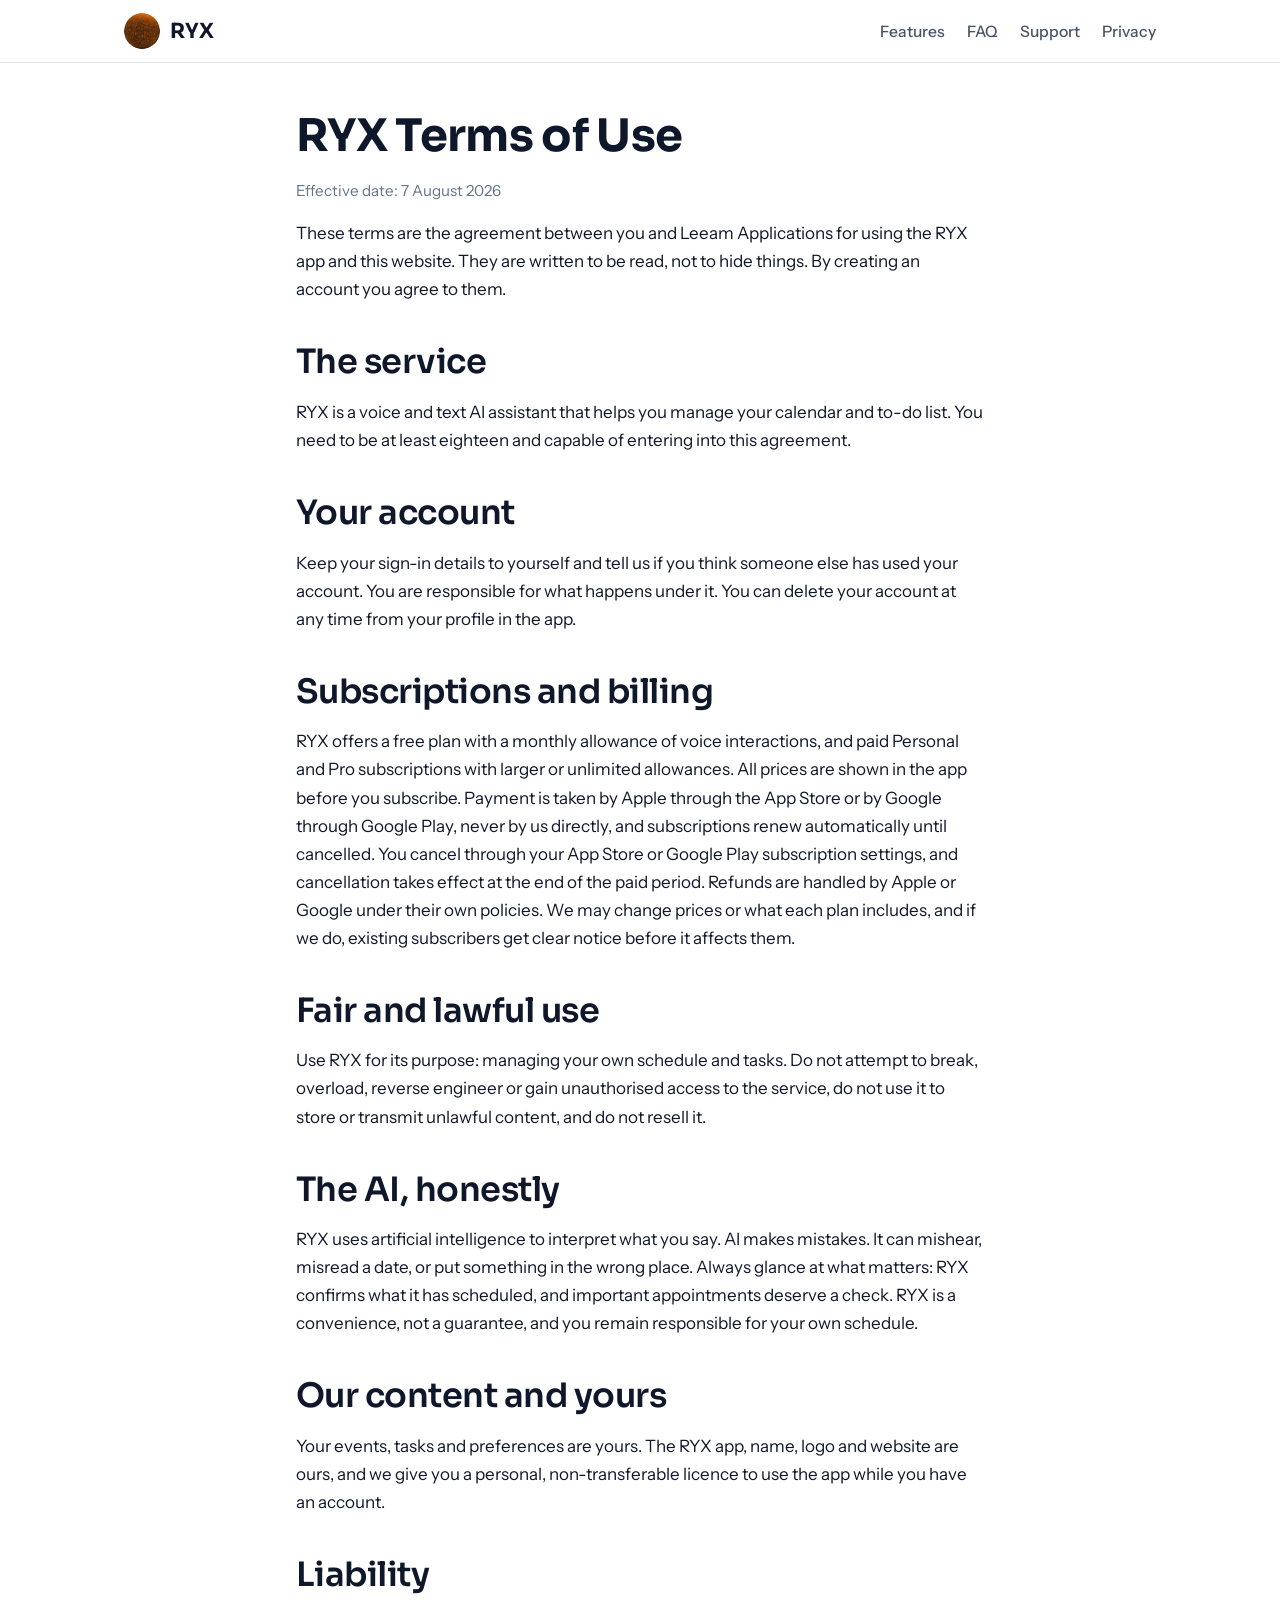
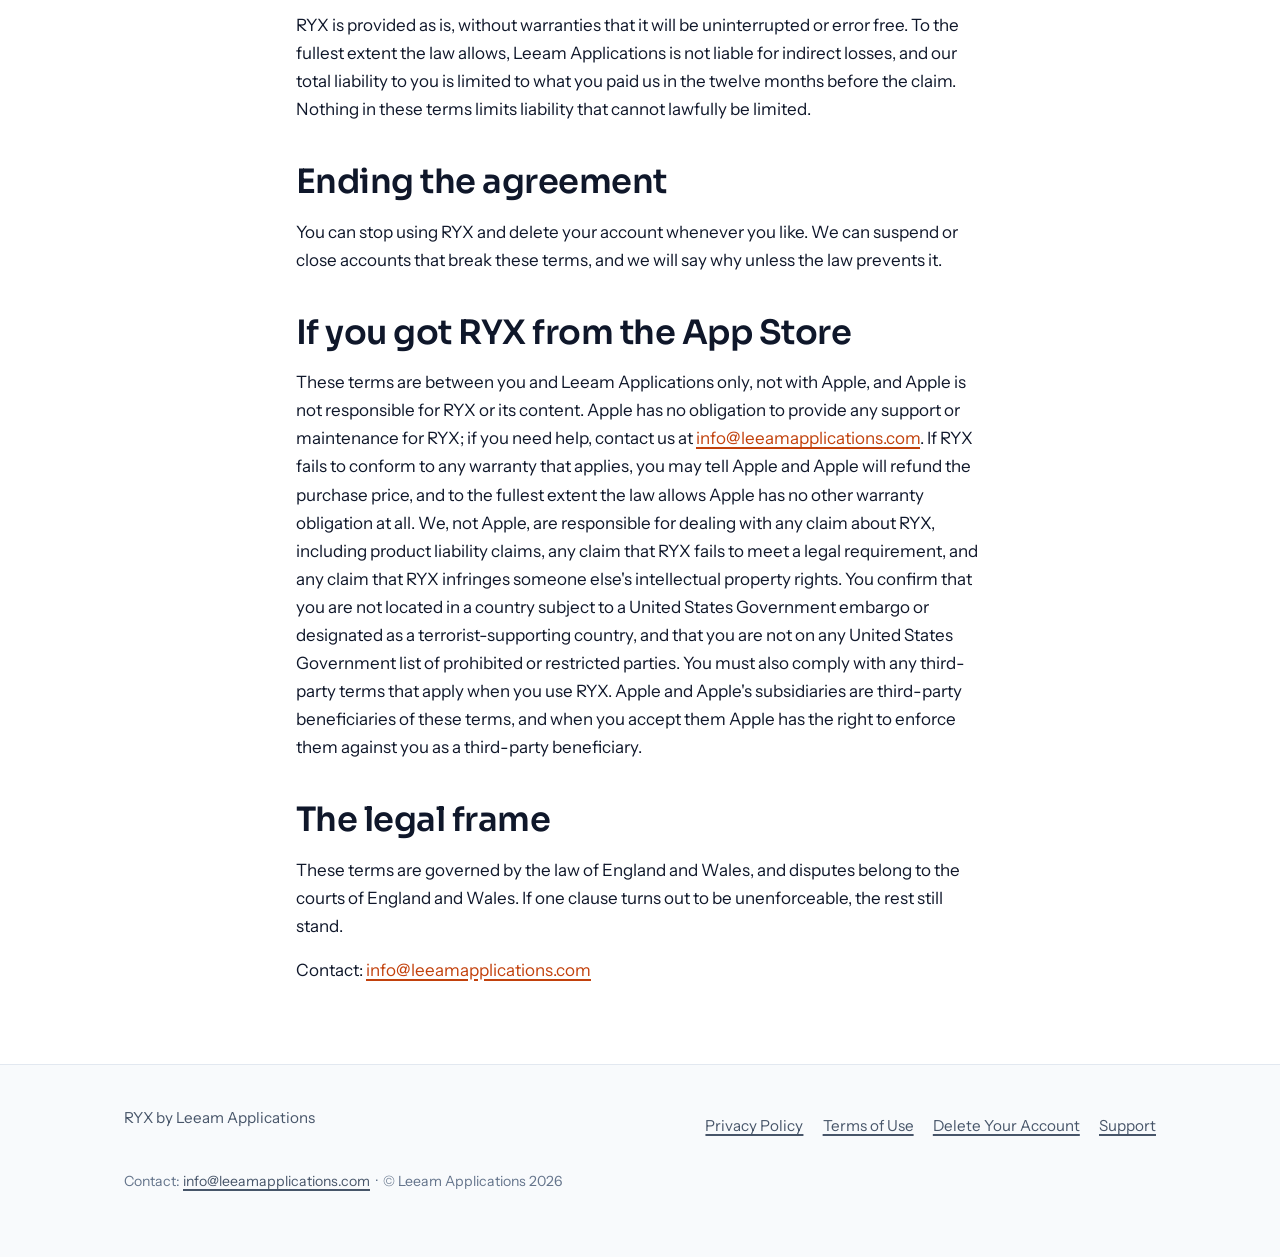
<file: terms.html>
<!DOCTYPE html>
<html lang="en-GB">
<head>
  <meta charset="utf-8">
  <meta name="viewport" content="width=device-width, initial-scale=1">
  <title>Terms of Use — RYX</title>
  <meta name="description" content="The RYX terms of use: the plain-English agreement between you and Leeam Applications for using the RYX AI voice calendar app and this website.">
  <link rel="canonical" href="https://ryxapp.com/terms.html">
  <link rel="icon" type="image/png" sizes="32x32" href="/favicon-32.png">
  <link rel="apple-touch-icon" href="/apple-touch-icon.png">
  <link rel="preconnect" href="https://fonts.googleapis.com">
  <link rel="preconnect" href="https://fonts.gstatic.com" crossorigin>
  <link href="https://fonts.googleapis.com/css2?family=Sora:wght@600;700&family=Instrument+Sans:wght@400;500;600&display=swap" rel="stylesheet">
  <link rel="stylesheet" href="/styles.css">
</head>
<body>
  <a class="skip-link" href="#main">Skip to main content</a>

  <header class="site-header">
    <div class="wrap">
      <a class="brand" href="/">
        <img src="/ryx-mark-192.png" alt="" width="36" height="36">
        RYX
      </a>
      <nav class="site-nav" aria-label="Main navigation">
        <ul>
          <li><a href="/#features">Features</a></li>
          <li><a href="/#faq">FAQ</a></li>
          <li><a href="/support.html">Support</a></li>
          <li><a href="/privacy.html">Privacy</a></li>
        </ul>
      </nav>
    </div>
  </header>

  <main id="main" class="prose">
    <h1>RYX Terms of Use</h1>
    <p class="updated">Effective date: 7 August 2026</p>

    <p>These terms are the agreement between you and Leeam Applications for using the RYX app and this website. They are written to be read, not to hide things. By creating an account you agree to them.</p>

    <h2>The service</h2>
    <p>RYX is a voice and text AI assistant that helps you manage your calendar and to-do list. You need to be at least eighteen and capable of entering into this agreement.</p>

    <h2>Your account</h2>
    <p>Keep your sign-in details to yourself and tell us if you think someone else has used your account. You are responsible for what happens under it. You can delete your account at any time from your profile in the app.</p>

    <h2>Subscriptions and billing</h2>
    <p>RYX offers a free plan with a monthly allowance of voice interactions, and paid Personal and Pro subscriptions with larger or unlimited allowances. All prices are shown in the app before you subscribe. Payment is taken by Apple through the App Store or by Google through Google Play, never by us directly, and subscriptions renew automatically until cancelled. You cancel through your App Store or Google Play subscription settings, and cancellation takes effect at the end of the paid period. Refunds are handled by Apple or Google under their own policies. We may change prices or what each plan includes, and if we do, existing subscribers get clear notice before it affects them.</p>

    <h2>Fair and lawful use</h2>
    <p>Use RYX for its purpose: managing your own schedule and tasks. Do not attempt to break, overload, reverse engineer or gain unauthorised access to the service, do not use it to store or transmit unlawful content, and do not resell it.</p>

    <h2>The AI, honestly</h2>
    <p>RYX uses artificial intelligence to interpret what you say. AI makes mistakes. It can mishear, misread a date, or put something in the wrong place. Always glance at what matters: RYX confirms what it has scheduled, and important appointments deserve a check. RYX is a convenience, not a guarantee, and you remain responsible for your own schedule.</p>

    <h2>Our content and yours</h2>
    <p>Your events, tasks and preferences are yours. The RYX app, name, logo and website are ours, and we give you a personal, non-transferable licence to use the app while you have an account.</p>

    <h2>Liability</h2>
    <p>RYX is provided as is, without warranties that it will be uninterrupted or error free. To the fullest extent the law allows, Leeam Applications is not liable for indirect losses, and our total liability to you is limited to what you paid us in the twelve months before the claim. Nothing in these terms limits liability that cannot lawfully be limited.</p>

    <h2>Ending the agreement</h2>
    <p>You can stop using RYX and delete your account whenever you like. We can suspend or close accounts that break these terms, and we will say why unless the law prevents it.</p>

    <h2>If you got RYX from the App Store</h2>
    <p>These terms are between you and Leeam Applications only, not with Apple, and Apple is not responsible for RYX or its content. Apple has no obligation to provide any support or maintenance for RYX; if you need help, contact us at <a href="mailto:info@leeamapplications.com">info@leeamapplications.com</a>. If RYX fails to conform to any warranty that applies, you may tell Apple and Apple will refund the purchase price, and to the fullest extent the law allows Apple has no other warranty obligation at all. We, not Apple, are responsible for dealing with any claim about RYX, including product liability claims, any claim that RYX fails to meet a legal requirement, and any claim that RYX infringes someone else's intellectual property rights. You confirm that you are not located in a country subject to a United States Government embargo or designated as a terrorist-supporting country, and that you are not on any United States Government list of prohibited or restricted parties. You must also comply with any third-party terms that apply when you use RYX. Apple and Apple's subsidiaries are third-party beneficiaries of these terms, and when you accept them Apple has the right to enforce them against you as a third-party beneficiary.</p>

    <h2>The legal frame</h2>
    <p>These terms are governed by the law of England and Wales, and disputes belong to the courts of England and Wales. If one clause turns out to be unenforceable, the rest still stand.</p>

    <p>Contact: <a href="mailto:info@leeamapplications.com">info@leeamapplications.com</a></p>
  </main>

  <footer class="site-footer">
    <div class="wrap">
      <p>RYX by Leeam Applications</p>
      <nav aria-label="Footer navigation">
        <ul>
          <li><a href="/privacy.html">Privacy Policy</a></li>
          <li><a href="/terms.html">Terms of Use</a></li>
          <li><a href="/delete-account.html">Delete Your Account</a></li>
          <li><a href="/support.html">Support</a></li>
        </ul>
      </nav>
      <p class="legal">Contact: <a href="mailto:info@leeamapplications.com">info@leeamapplications.com</a> &nbsp;·&nbsp; &copy; Leeam Applications 2026</p>
    </div>
  </footer>
</body>
</html>
</file>
<file: styles.css>
/* RYX landing site — shared styles */
/* Palette locked to the RYX app: orange F97316 on a light, airy slate/white field. */

:root {
  --paper: #FFFFFF;
  --surface: #F8FAFC;
  --elevated: #F1F5F9;
  --ink: #0F172A;
  --muted: #475569;
  --soft: #64748B;
  --primary: #0A0A0A;
  --accent: #F97316;
  --accent-hover: #EA580C;
  --accent-tint: #FFF7ED;
  --accent-deep: #C2410C; /* AA-safe orange for text on white */
  --border: #E2E8F0;
  --radius: 14px;
  --shadow: 0 1px 2px rgba(15, 23, 42, 0.05), 0 8px 24px rgba(15, 23, 42, 0.06);
  --font-display: "Sora", "Avenir Next", "Segoe UI", sans-serif;
  --font-body: "Instrument Sans", "Helvetica Neue", Arial, sans-serif;
}

* { box-sizing: border-box; }

html { scroll-behavior: smooth; }

body {
  margin: 0;
  background: var(--paper);
  color: var(--ink);
  font-family: var(--font-body);
  font-size: 1.0625rem;
  line-height: 1.65;
  -webkit-font-smoothing: antialiased;
}

/* ---- Accessibility fundamentals ---- */

.skip-link {
  position: absolute;
  left: -9999px;
  top: 0;
  background: var(--primary);
  color: #fff;
  padding: 0.75rem 1.25rem;
  border-radius: 0 0 var(--radius) 0;
  z-index: 100;
  font-weight: 600;
}
.skip-link:focus {
  left: 0;
}

:focus-visible {
  outline: 3px solid var(--accent-deep);
  outline-offset: 3px;
  border-radius: 4px;
}

@media (prefers-reduced-motion: reduce) {
  html { scroll-behavior: auto; }
  *, *::before, *::after {
    animation-duration: 0.01ms !important;
    animation-iteration-count: 1 !important;
    transition-duration: 0.01ms !important;
  }
}

/* ---- Type ---- */

h1, h2, h3 {
  font-family: var(--font-display);
  line-height: 1.15;
  letter-spacing: -0.015em;
  color: var(--ink);
}

h1 { font-size: clamp(2.3rem, 5.5vw, 3.6rem); font-weight: 700; margin: 0 0 1rem; }
h2 { font-size: clamp(1.5rem, 3vw, 2.1rem); font-weight: 600; margin: 0 0 1rem; }
h3 { font-size: 1.15rem; font-weight: 600; margin: 0 0 0.4rem; }

p { margin: 0 0 1rem; }

a { color: var(--accent-deep); text-decoration-thickness: 1.5px; text-underline-offset: 3px; }
a:hover { color: var(--accent-hover); }

.eyebrow {
  display: block;
  font-family: var(--font-display);
  font-size: 0.8rem;
  font-weight: 600;
  letter-spacing: 0.14em;
  text-transform: uppercase;
  color: var(--accent-deep);
  margin-bottom: 0.75rem;
}

.lede { font-size: 1.2rem; color: var(--muted); max-width: 34em; }

/* ---- Layout shells ---- */

.wrap {
  max-width: 1080px;
  margin: 0 auto;
  padding: 0 1.5rem;
}

.prose {
  max-width: 46rem;
  margin: 0 auto;
  padding: 3rem 1.5rem 4rem;
}
.prose h1 { font-size: clamp(2rem, 4vw, 2.8rem); }
.prose h2 { margin-top: 2.5rem; }
.prose .updated { color: var(--soft); font-size: 0.95rem; }

section { padding: 4.5rem 0; }

/* ---- Header ---- */

.site-header {
  border-bottom: 1px solid var(--border);
  background: rgba(255, 255, 255, 0.92);
  position: sticky;
  top: 0;
  z-index: 50;
  backdrop-filter: blur(8px);
}
.site-header .wrap {
  display: flex;
  align-items: center;
  justify-content: space-between;
  gap: 1rem;
  padding-top: 0.8rem;
  padding-bottom: 0.8rem;
}
.brand {
  display: flex;
  align-items: center;
  gap: 0.65rem;
  text-decoration: none;
  color: var(--ink);
  font-family: var(--font-display);
  font-weight: 700;
  font-size: 1.3rem;
  letter-spacing: 0.02em;
}
.brand img { width: 36px; height: 36px; border-radius: 50%; }
.site-nav ul {
  list-style: none;
  display: flex;
  gap: 1.4rem;
  margin: 0;
  padding: 0;
}
.site-nav a {
  color: var(--muted);
  text-decoration: none;
  font-weight: 500;
  font-size: 0.98rem;
}
.site-nav a:hover, .site-nav a[aria-current="page"] { color: var(--accent-deep); }

@media (max-width: 640px) {
  .site-nav ul { gap: 0.9rem; flex-wrap: wrap; justify-content: flex-end; }
}

/* ---- Hero ---- */

.hero { padding: 5rem 0 4rem; }
.hero .wrap {
  display: grid;
  grid-template-columns: 1.15fr 0.85fr;
  gap: 3rem;
  align-items: center;
}
@media (max-width: 860px) {
  .hero .wrap { grid-template-columns: 1fr; }
}
.hero h1 .accent { color: var(--accent); }
.hero .coming-soon {
  display: inline-block;
  background: var(--accent-tint);
  border: 1px solid #FED7AA;
  color: var(--accent-deep);
  font-weight: 600;
  font-size: 0.92rem;
  border-radius: 999px;
  padding: 0.4rem 1rem;
  margin-top: 1.25rem;
}

/* The signature: a spoken sentence becoming a calendar event, inside a phone frame.
   Doubles as the screenshot slot until real app screenshots arrive. */
.phone {
  border: 1px solid var(--border);
  border-radius: 34px;
  background: var(--surface);
  box-shadow: var(--shadow);
  padding: 1.4rem 1.2rem;
  max-width: 340px;
  margin: 0 auto;
}
.phone .speech {
  font-family: var(--font-display);
  font-size: 1.05rem;
  font-weight: 600;
  color: var(--ink);
  margin: 0 0 0.9rem;
}
.waveform {
  display: flex;
  align-items: flex-end;
  gap: 4px;
  height: 34px;
  margin-bottom: 1.1rem;
}
.waveform span {
  width: 5px;
  border-radius: 3px;
  background: var(--accent);
  animation: pulse 1.4s ease-in-out infinite;
}
.waveform span:nth-child(odd) { animation-delay: 0.2s; }
.waveform span:nth-child(3n) { animation-delay: 0.45s; }
@keyframes pulse {
  0%, 100% { transform: scaleY(0.45); }
  50% { transform: scaleY(1); }
}
.event-card {
  background: var(--paper);
  border: 1px solid var(--border);
  border-left: 4px solid var(--accent);
  border-radius: 12px;
  padding: 0.9rem 1rem;
  box-shadow: var(--shadow);
}
.event-card .title { font-weight: 600; margin: 0 0 0.15rem; }
.event-card .meta { color: var(--muted); font-size: 0.92rem; margin: 0; }
.phone .caption {
  text-align: center;
  color: var(--soft);
  font-size: 0.85rem;
  margin: 1rem 0 0;
}

/* ---- Features ---- */

.band { background: var(--surface); border-top: 1px solid var(--border); border-bottom: 1px solid var(--border); }

.feature-grid {
  display: grid;
  grid-template-columns: repeat(3, 1fr);
  gap: 1.25rem;
  margin-top: 2rem;
}
@media (max-width: 860px) { .feature-grid { grid-template-columns: repeat(2, 1fr); } }
@media (max-width: 560px) { .feature-grid { grid-template-columns: 1fr; } }

.feature {
  background: var(--paper);
  border: 1px solid var(--border);
  border-radius: var(--radius);
  padding: 1.4rem 1.4rem 1.2rem;
  box-shadow: var(--shadow);
}
.feature h3 { color: var(--ink); }
.feature p { color: var(--muted); font-size: 0.98rem; margin: 0; }

/* ---- Steps ---- */

.steps { counter-reset: step; list-style: none; margin: 2rem 0 0; padding: 0; display: grid; grid-template-columns: repeat(3, 1fr); gap: 1.5rem; }
@media (max-width: 860px) { .steps { grid-template-columns: 1fr; } }
.steps li {
  counter-increment: step;
  background: var(--paper);
  border: 1px solid var(--border);
  border-radius: var(--radius);
  padding: 1.5rem;
  box-shadow: var(--shadow);
}
.steps li::before {
  content: counter(step);
  display: inline-flex;
  align-items: center;
  justify-content: center;
  width: 2rem;
  height: 2rem;
  border-radius: 50%;
  background: var(--accent);
  color: var(--primary);
  font-family: var(--font-display);
  font-weight: 700;
  margin-bottom: 0.8rem;
}
.steps h3 { margin-top: 0; }
.steps p { color: var(--muted); margin: 0; }

/* ---- Screenshot placeholders ---- */

.shots {
  display: grid;
  grid-template-columns: repeat(3, 1fr);
  gap: 1.25rem;
  margin-top: 2rem;
}
@media (max-width: 700px) { .shots { grid-template-columns: 1fr; } }
.shot {
  aspect-ratio: 9 / 16;
  border: 1.5px dashed #FDBA74;
  border-radius: 22px;
  background: var(--accent-tint);
  display: flex;
  align-items: center;
  justify-content: center;
  color: var(--accent-deep);
  font-weight: 600;
  text-align: center;
  padding: 1rem;
}

/* ---- FAQ ---- */

.faq details {
  border: 1px solid var(--border);
  border-radius: var(--radius);
  background: var(--paper);
  margin-top: 0.9rem;
  box-shadow: var(--shadow);
}
.faq summary {
  cursor: pointer;
  font-family: var(--font-display);
  font-weight: 600;
  font-size: 1.05rem;
  padding: 1.1rem 1.3rem;
  list-style-position: outside;
}
.faq summary:hover { color: var(--accent-deep); }
.faq details > div { padding: 0 1.3rem 1.2rem; color: var(--muted); }

/* ---- CTA band ---- */

.cta-band { background: var(--accent-tint); border-top: 1px solid #FED7AA; border-bottom: 1px solid #FED7AA; text-align: center; }
.cta-band .lede { margin: 0 auto 1.5rem; }
.store-badges { display: flex; gap: 1rem; justify-content: center; flex-wrap: wrap; }
.store-badge {
  display: inline-block;
  background: var(--primary);
  color: #fff;
  border-radius: 10px;
  padding: 0.7rem 1.3rem;
  font-weight: 600;
  font-size: 0.98rem;
}

.button {
  display: inline-block;
  background: var(--accent);
  color: var(--primary);
  font-family: var(--font-display);
  font-weight: 600;
  text-decoration: none;
  border-radius: 10px;
  padding: 0.75rem 1.5rem;
}
.button:hover { background: var(--accent-hover); color: var(--primary); }

/* ---- Contact ---- */

.contact { text-align: center; }
.contact .email {
  font-family: var(--font-display);
  font-size: 1.3rem;
  font-weight: 600;
}

/* ---- Footer ---- */

.site-footer {
  border-top: 1px solid var(--border);
  background: var(--surface);
  padding: 2.5rem 0 3rem;
  color: var(--muted);
  font-size: 0.95rem;
}
.site-footer .wrap {
  display: flex;
  flex-wrap: wrap;
  gap: 1.5rem;
  align-items: center;
  justify-content: space-between;
}
.site-footer nav ul {
  list-style: none;
  display: flex;
  flex-wrap: wrap;
  gap: 1.2rem;
  margin: 0;
  padding: 0;
}
.site-footer a { color: var(--muted); }
.site-footer a:hover { color: var(--accent-deep); }
.site-footer .legal { width: 100%; color: var(--soft); font-size: 0.88rem; }
</file>
